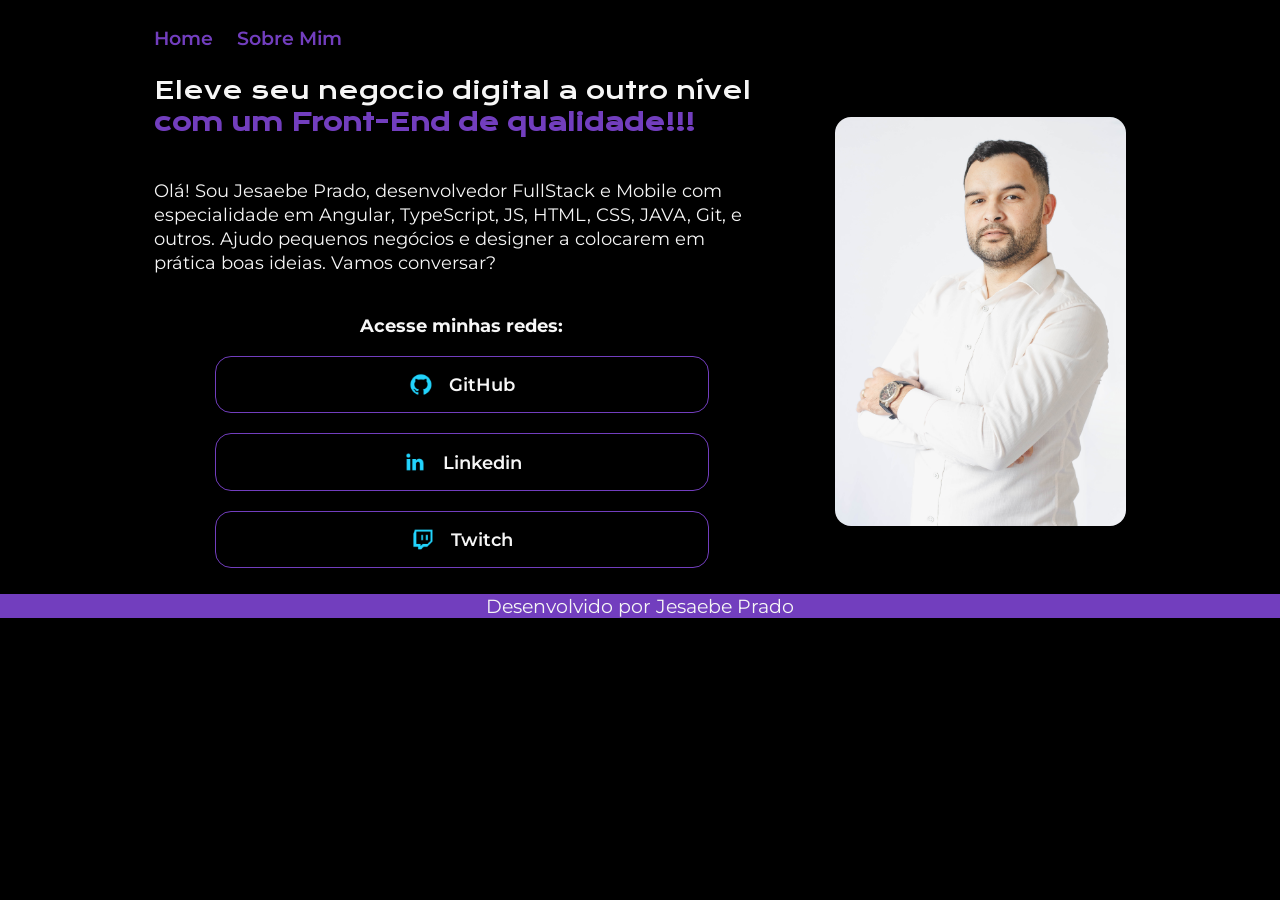
<file: activity 3/index.html>
<!DOCTYPE html>
<html lang="pt-br">
<head>
    <meta charset="UTF-8">
    <meta name="viewport" content="width=device-width, initial-scale=1.0">
    <title>JesaWeb - POSWEB 2024</title>
    <link rel="stylesheet" href="style/style.css">
</head>
<body>
    <header>
        <nav class="menu">
            <a class="bottom-menu" href="index.html">Home</a>
            <a class="bottom-menu" href="about.html">Sobre Mim</a>
        </nav>
    </header>
    <main class="apresentation">
        <section class="content content_apresentation">
            <h1 class="title">Eleve seu negocio digital a outro nível <strong class="featured-text">com um Front-End de qualidade!!!</strong></h1>
            <p class="text-infor">Olá! Sou Jesaebe Prado, desenvolvedor FullStack e Mobile com especialidade em Angular, TypeScript, JS, HTML, CSS, JAVA, Git, e outros.
                Ajudo pequenos negócios e designer a colocarem em prática boas ideias. Vamos conversar?</p>
            <div class="content-buttons">
                <h5 class="title-social">Acesse minhas redes:</h5>
                <div class="button">
                    <img src="./assets/github.png"/>
                    <a class="link" target="_blank" href="https://github.com/Jesaebe/">GitHub</a>
                </div>
                <div class="button">
                    <img src="./assets/linkedin.png"/>
                    <a class="link" target="_blank" href="https://linkedin.com/in/jesaebe-prado/">Linkedin</a>
                </div>
                <div class="button">
                    <img src="./assets/twitch.png"/>
                    <a class="link" href="#">Twitch</a>
                </div>
            </div>            
        </section>
        <img class="image" src="assets/jesaebe.jpg" />
    </main>
    <footer class="footer">
        <p>Desenvolvido por Jesaebe Prado</p>
    </footer>
</body>
</html>
</file>
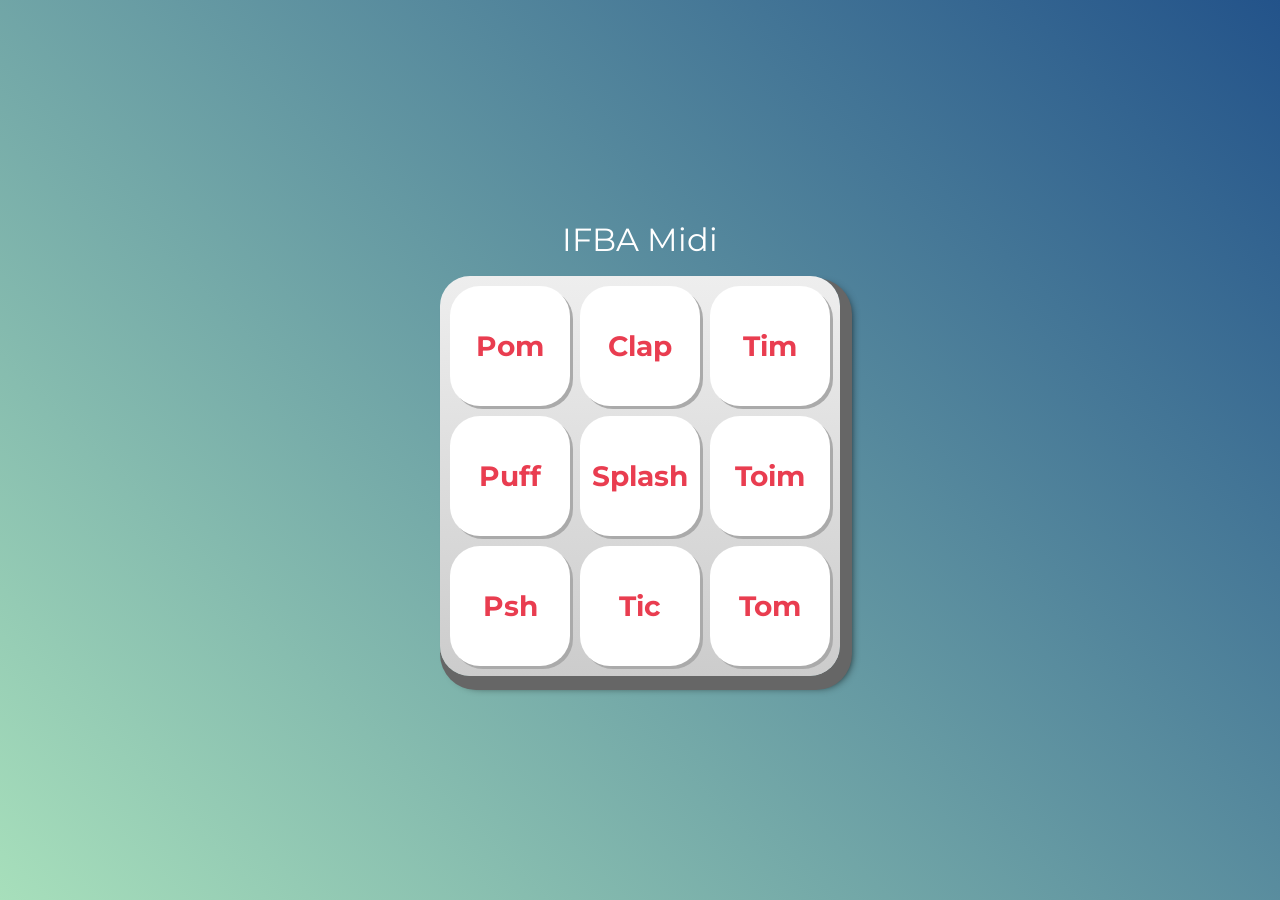
<file: activity 5/index.html>
<!DOCTYPE html>
<html lang="pt-BR">
<head>
    <meta charset="UTF-8">
    <meta http-equiv="X-UA-Compatible" content="IE=edge">
    <meta name="viewport" content="width=device-width, initial-scale=1.0">

    <title>IFBA MIDI</title>

    <link rel="preconnect" href="https://fonts.googleapis.com">
    <link rel="preconnect" href="https://fonts.gstatic.com" crossorigin>
    <link href="https://fonts.googleapis.com/css2?family=Montserrat:wght@500;600&display=swap" rel="stylesheet">

    <link rel="icon" type="image/png" href="images/bateria.png">
    <link rel="stylesheet" href="css/reset.css">
    <link rel="stylesheet" href="css/estilos.css">

</head>
<body>

    <h1>IFBA Midi</h1>

    <section class="teclado">
        <button class="tecla tecla_pom">Pom</button>
        <button class="tecla tecla_clap">Clap</button>
        <button class="tecla tecla_tim">Tim</button>

        <button class="tecla tecla_puff">Puff</button>
        <button class="tecla tecla_splash">Splash</button>
        <button class="tecla tecla_toim">Toim</button>

        <button class="tecla tecla_psh">Psh</button>
        <button class="tecla tecla_tic">Tic</button>
        <button class="tecla tecla_tom">Tom</button>
    </section>

    <audio src="sounds/keyq.wav" id="som_tecla_pom"></audio>
    <audio src="sounds/keyw.wav" id="som_tecla_clap"></audio>
    <audio src="sounds/keye.wav" id="som_tecla_tim"></audio>
    <audio src="sounds/keya.wav" id="som_tecla_puff"></audio>
    <audio src="sounds/keys.wav" id="som_tecla_splash"></audio>
    <audio src="sounds/keyd.wav" id="som_tecla_toim"></audio>
    <audio src="sounds/keyz.wav" id="som_tecla_psh"></audio>
    <audio src="sounds/keyx.wav" id="som_tecla_tic"></audio>
    <audio src="sounds/keyc.wav" id="som_tecla_tom"></audio>

    <script src="main.js"></script>
    
</body>
</html>
</file>
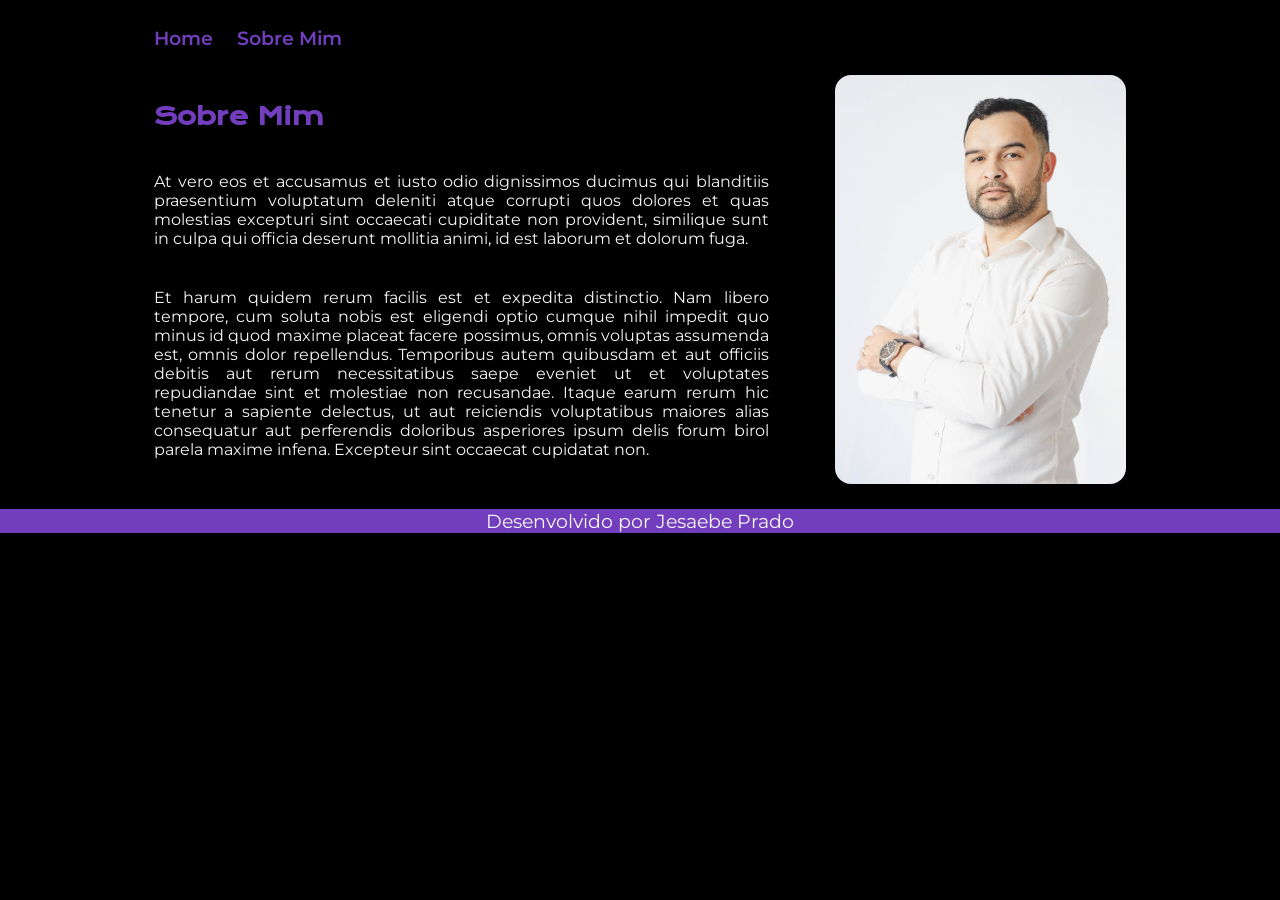
<file: activity 3/about.html>
<!DOCTYPE html>
<html lang="pt-br">
<head>
    <meta charset="UTF-8">
    <meta name="viewport" content="width=device-width, initial-scale=1.0">
    <title>JesaWeb - POSWEB 2024</title>
    <link rel="stylesheet" href="style/style.css">
</head>
<body>
    <header>
        <nav class="menu">
            <a class="bottom-menu" href="index.html">Home</a>
            <a class="bottom-menu" href="about.html">Sobre Mim</a>
        </nav>
    </header>
    <main class="apresentation">
        <section class="content content-about">
            <h5 class="title-about">Sobre Mim</h5>
            <p>
                At vero eos et accusamus et iusto odio dignissimos ducimus qui 
                blanditiis praesentium voluptatum deleniti atque corrupti quos 
                dolores et quas molestias excepturi sint occaecati cupiditate 
                non provident, similique sunt in culpa qui officia deserunt 
                mollitia animi, id est laborum et dolorum fuga.
            </p>
            <p>
                Et harum quidem rerum facilis est et expedita distinctio. 
                Nam libero tempore, cum soluta nobis est eligendi optio cumque 
                nihil impedit quo minus id quod maxime placeat facere possimus, 
                omnis voluptas assumenda est, omnis dolor repellendus. 
                Temporibus autem quibusdam et aut officiis debitis aut rerum 
                necessitatibus saepe eveniet ut et voluptates repudiandae sint 
                et molestiae non recusandae. Itaque earum rerum hic tenetur a 
                sapiente delectus, ut aut reiciendis voluptatibus maiores 
                alias consequatur aut perferendis doloribus asperiores ipsum 
                delis forum birol parela maxime infena. Excepteur sint occaecat 
                cupidatat non.
            </p>
        </section>
        <img class="image" src="assets/jesaebe.jpg" />    
    </main>
    <footer class="footer">
        <p>Desenvolvido por Jesaebe Prado</p>
    </footer>
</body>
</html>
</file>
<file: activity 3/style/style.css>
@import url('https://fonts.googleapis.com/css2?family=Krona+One&display=swap');
@import url('https://fonts.googleapis.com/css2?family=Krona+One&family=Montserrat:ital,wght@0,100..900;1,100..900&display=swap');

:root {
    --color-text-primary: #F6F6F6;
    --color-text-secondary: #723EBE;
    --title-font-text: "Krona One", sans-serif;
    --subtitle-font-text: "Montserrat", sans-serif;    
}

* {
    margin: 0;
    padding: 0;
}

body {
    /* height: 100vh; */
    background-color: #000;
    color: var(--color-text-primary);
    box-sizing: border-box;
}

.menu {
    padding: 2% 0% 0% 12%;
    display: flex;
    gap: 1.5em;
}

.bottom-menu {
    color: var(--color-text-secondary);
    font-family: var(--subtitle-font-text);
    font-size: 1.2em;
    font-weight: 600;
    text-decoration: none;
}

.bottom-menu:hover {
    color: var(--color-text-primary);
}

/**************** MAIN ****************/

.apresentation {
    margin: 2% 12%;
    display: flex;
    align-items: center;
    justify-content: space-between;
    gap: 4em;
}

.content {
    width: 615px;
    display: flex;
    flex-direction: column;
    gap: 40px;
} 

.title {
    font-family: var(--title-font-text);
    font-size: 1.5em;
    font-weight: 400;
    line-height: 32px;
    text-align: left;
}

.featured-text {
    color: var(--color-text-secondary);
}

.text-infor {
    font-family: var(--subtitle-font-text);
    font-size: 1.1em;
    font-weight: 400;
    line-height: 24px;
    text-align: left;

}

.content-buttons {
    width: 80%;
    margin: 0 auto;
    display: flex;
    flex-direction: column;
    justify-content: space-between;
    gap: 20px;
    text-align: center;    
}

.title-social {
    font-family: var(--subtitle-font-text);
    font-size: 1.1em;
}

.button {
    width: 100%;
    display: flex;
    justify-content: center;
    align-items: center;
    border: 1px solid var(--color-text-secondary);
    font-family: var(--subtitle-font-text);
    font-size: 1.1em;
    font-weight: 600;
    text-align: center;
    padding: 16px 0; 
    gap: 16px;
    border-radius: 16px;
}

.button:hover {
    background-color: var(--color-text-secondary);
}

.button a {
    text-decoration: none;
    color: var(--color-text-primary);
}

.button img {
    width: 24px ;
}

.image {
    width: 30%;
    border-radius: 1em;
}

.footer {
    background-color: var(--color-text-secondary);
    color: var(--color-text-primary);
    text-align: center;
    font-family: var(--subtitle-font-text);
    font-size: 1.2em;
}

/************* ABOUT ME **************/

.content-about {
    text-align: justify;
    font-family: var(--subtitle-font-text);
}

.title-about {
    color: var(--color-text-secondary);
    font-family: var(--title-font-text);
    font-size: 1.5em;
    font-weight: 800;
}

@media (max-width: 1200px) {
    .menu {
        padding: 2%;
        justify-content: center;
    }

    .apresentation {
        flex-direction: column-reverse;
        padding: 5%;
    }

    .content {
        width: auto;
    }
}
</file>
<file: activity 5/css/estilos.css>
:root {
  --cinza: #aaa;
  --vermelha: #e93d50;
  --vermelha-escura: #af303f;
  --branca: #fff;
  --luz: rgb(229, 255, 0);
}

body {
  align-items: center;
  background: linear-gradient(45deg, #a7dfbb 0%,#23538a 100%);
  display: flex;
  justify-content: center;
  flex-direction: column;
  font-family: 'Montserrat', sans-serif;
  min-height: 100vh;
}

h1 {
  color: var(--branca);
  margin-bottom: 20px;
  font-size: 2rem;
}

.teclado {
  background: linear-gradient(to bottom, #eeeeee 0%,#cccccc 100%);
  box-shadow: 6px 8px 0 6px #666, 10px 10px 10px #000;
  border-radius: 30px;
  display: grid;
  gap: 10px;
  grid-template-columns: repeat(3, 1fr);
  padding: 10px;
}

.tecla {
  background-color: var(--branca);
  border-radius: 30px;
  box-shadow: 3px 3px 0 var(--cinza);
  color: var(--vermelha);
  cursor: pointer;
  height: 120px;
  font-size: 1.75em;
  font-weight: bold;
  line-height: 120px;
  text-align: center;
  width: 120px;
}

.tecla.ativa,
.tecla:active {
  background-color: var(--vermelha);
  border: 4px solid  var(--vermelha);
  box-shadow: 3px 3px 0 var(--vermelha-escura) inset;
  color: var(--branca);
  outline: none;
}

.tecla.focus,
.tecla:focus {
  outline: none;
  box-shadow: 1px 1px 10px var(--luz);
}

.tecla.active:focus,
.tecla:active:focus {
  box-shadow: 3px 3px 0 var(--vermelha-escura) inset, 1px 1px 10px var(--luz);
}
</file>
